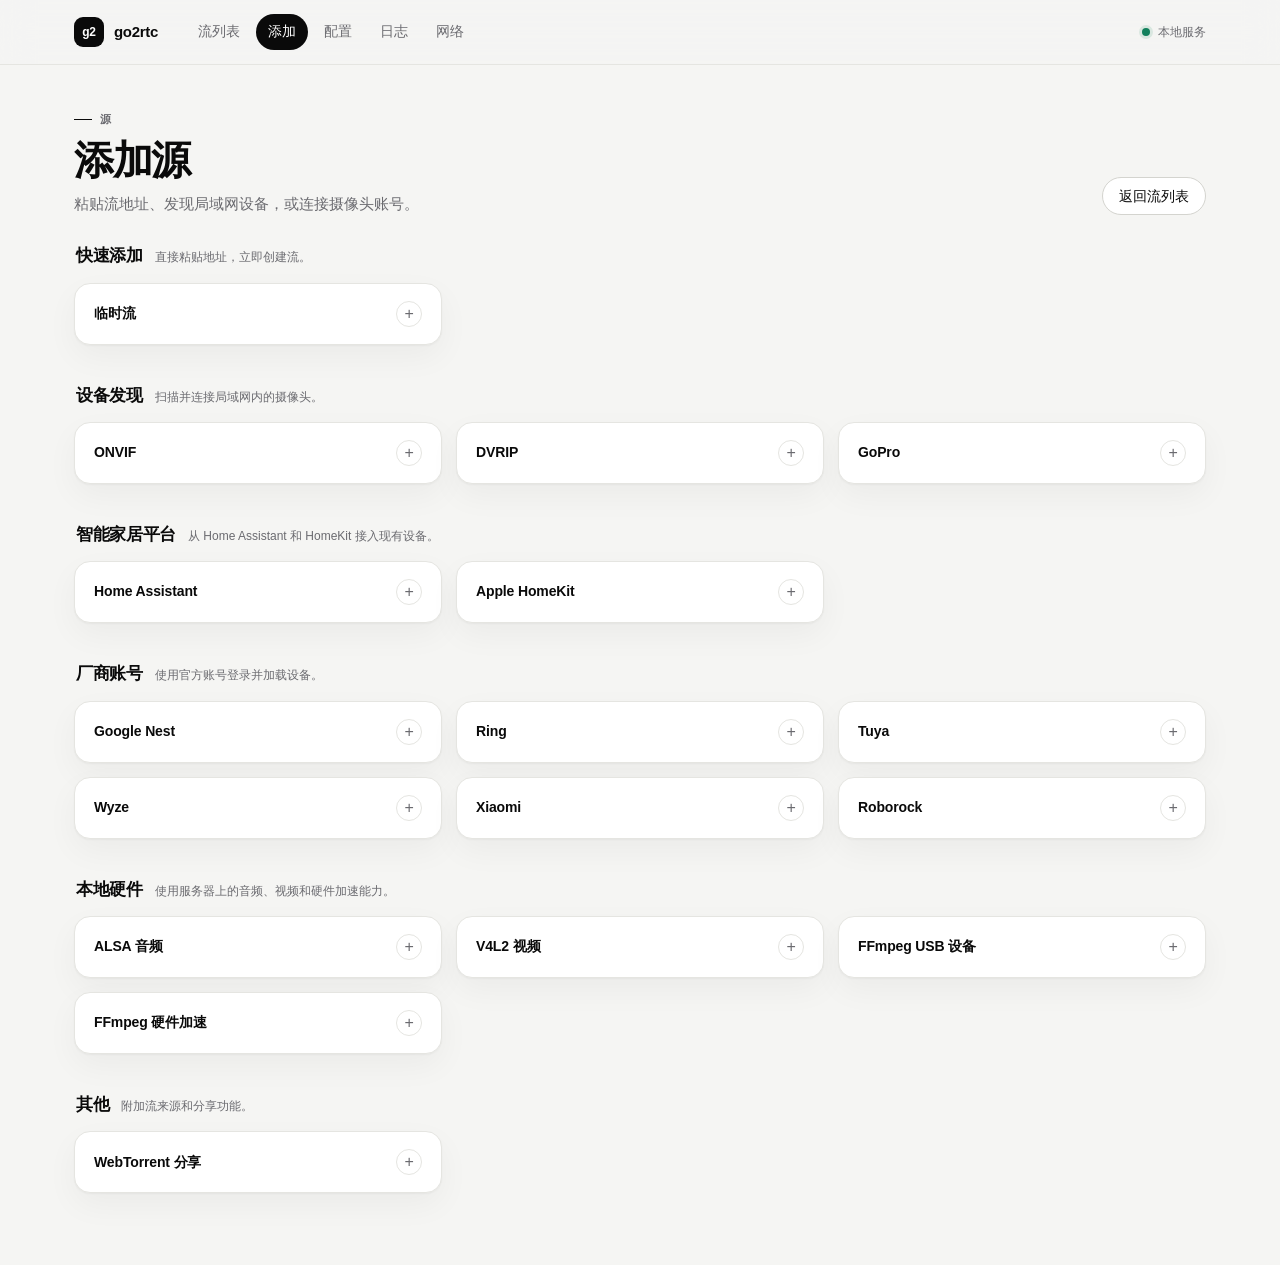
<file: www/add.html>
<!DOCTYPE html>
<html lang="zh-CN">
<head>
    <meta charset="UTF-8">
    <meta name="viewport" content="width=device-width, initial-scale=1.0">
    <title>添加源 - go2rtc</title>
    <link rel="stylesheet" href="style.css">
</head>
<body>

<script src="main.js"></script>

<main class="page">
    <section class="page-header">
        <div class="page-header-copy">
            <span class="eyebrow">源</span>
            <h1>添加源</h1>
            <p class="page-subtitle">粘贴流地址、发现局域网设备，或连接摄像头账号。</p>
        </div>
        <div class="page-actions">
            <a class="btn btn-secondary" href="index.html">返回流列表</a>
        </div>
    </section>

    <section class="tool-section">
        <div class="tool-section-head">
            <h2>快速添加</h2>
            <p>直接粘贴地址，立即创建流。</p>
        </div>
        <div class="tool-grid">
            <article class="card tool">
                <button class="tool-head" id="stream" type="button" aria-expanded="false">临时流</button>
                <div class="tool-body">
                    <p class="hint">添加仅在下次重启前有效的临时流。</p>
                    <form id="stream-form">
                        <label class="field">
                            <span>流名称</span>
                            <input class="input" type="text" name="name" placeholder="摄像头-厨房">
                        </label>
                        <label class="field">
                            <span>源地址</span>
                            <input class="input" type="text" name="src" placeholder="rtsp://用户名:密码@192.168.1.10/stream" required>
                        </label>
                        <button class="btn btn-primary" type="submit">添加流</button>
                    </form>
                </div>
            </article>
        </div>
    </section>

    <section class="tool-section">
        <div class="tool-section-head">
            <h2>设备发现</h2>
            <p>扫描并连接局域网内的摄像头。</p>
        </div>
        <div class="tool-grid">
            <article class="card tool">
                <button class="tool-head" id="onvif" type="button" aria-expanded="false">ONVIF</button>
                <div class="tool-body">
                    <form id="onvif-form">
                        <label class="field"><span>摄像头地址</span><input class="input" type="text" name="src" placeholder="onvif://用户名:密码@192.168.1.123:80" required></label>
                        <button class="btn btn-primary" type="submit">测试连接</button>
                    </form>
                    <div class="table-wrap"><table id="onvif-table" class="data-table"></table></div>
                </div>
            </article>
            <article class="card tool">
                <button class="tool-head" id="dvrip" type="button" aria-expanded="false">DVRIP</button>
                <div class="tool-body">
                    <p class="hint">发现兼容的 DVRIP 摄像头。</p>
                    <div class="table-wrap"><table id="dvrip-table" class="data-table"></table></div>
                </div>
            </article>
            <article class="card tool">
                <button class="tool-head" id="gopro" type="button" aria-expanded="false">GoPro</button>
                <div class="tool-body">
                    <p class="hint">查找通过 Wi-Fi 连接的 GoPro 相机。</p>
                    <div class="table-wrap"><table id="gopro-table" class="data-table"></table></div>
                </div>
            </article>
        </div>
    </section>

    <section class="tool-section">
        <div class="tool-section-head">
            <h2>智能家居平台</h2>
            <p>从 Home Assistant 和 HomeKit 接入现有设备。</p>
        </div>
        <div class="tool-grid">
            <article class="card tool">
                <button class="tool-head" id="hass" type="button" aria-expanded="false">Home Assistant</button>
                <div class="tool-body">
                    <p class="hint">Home Assistant 中公开的摄像头。</p>
                    <div class="table-wrap"><table id="hass-table" class="data-table"></table></div>
                </div>
            </article>
            <article class="card tool">
                <button class="tool-head" id="homekit" type="button" aria-expanded="false">Apple HomeKit</button>
                <div class="tool-body">
                    <form id="homekit-pair">
                        <label class="field"><span>流 ID</span><input class="input" type="text" name="id" placeholder="流 ID" required></label>
                        <label class="field"><span>源</span><input class="input" type="text" name="src" placeholder="源地址" required></label>
                        <label class="field"><span>PIN 码</span><input class="input" type="text" name="pin" placeholder="PIN 码" required></label>
                        <button class="btn btn-primary" type="submit">配对</button>
                    </form>
                    <form id="homekit-unpair">
                        <label class="field"><span>配对 ID</span><input class="input" type="text" name="id" placeholder="流 ID" required></label>
                        <button class="btn btn-secondary" type="submit">解除配对</button>
                    </form>
                    <div class="table-wrap"><table id="homekit-table" class="data-table"></table></div>
                </div>
            </article>
        </div>
    </section>

    <section class="tool-section">
        <div class="tool-section-head">
            <h2>厂商账号</h2>
            <p>使用官方账号登录并加载设备。</p>
        </div>
        <div class="tool-grid">
            <article class="card tool">
                <button class="tool-head" id="nest" type="button" aria-expanded="false">Google Nest</button>
                <div class="tool-body">
                    <form id="nest-form">
                        <label class="field"><span>客户端 ID</span><input class="input" type="text" name="client_id" placeholder="客户端 ID" required></label>
                        <label class="field"><span>客户端密钥</span><input class="input" type="text" name="client_secret" placeholder="客户端密钥" required></label>
                        <label class="field"><span>刷新令牌</span><input class="input" type="text" name="refresh_token" placeholder="刷新令牌" required></label>
                        <label class="field"><span>项目 ID</span><input class="input" type="text" name="project_id" placeholder="项目 ID" required></label>
                        <button class="btn btn-primary" type="submit">登录</button>
                    </form>
                    <div class="table-wrap"><table id="nest-table" class="data-table"></table></div>
                </div>
            </article>
            <article class="card tool">
                <button class="tool-head" id="ring" type="button" aria-expanded="false">Ring</button>
                <div class="tool-body">
                    <form id="ring-credentials-form">
                        <label class="field"><span>邮箱</span><input class="input" type="email" name="email" placeholder="邮箱" required></label>
                        <label class="field"><span>密码</span><input class="input" type="password" name="password" placeholder="密码" required></label>
                        <div id="tfa-field" style="display:none; width:100%">
                            <label class="field"><span>两步验证码</span><input class="input" type="text" name="code" placeholder="两步验证码"></label>
                            <p class="hint" id="tfa-prompt"></p>
                        </div>
                        <button class="btn btn-primary" type="submit">登录</button>
                    </form>
                    <form id="ring-token-form">
                        <label class="field"><span>刷新令牌</span><input class="input" type="text" name="refresh_token" placeholder="刷新令牌" required></label>
                        <button class="btn btn-secondary" type="submit">使用令牌</button>
                    </form>
                    <div class="table-wrap"><table id="ring-table" class="data-table"></table></div>
                </div>
            </article>
            <article class="card tool">
                <button class="tool-head" id="tuya" type="button" aria-expanded="false">Tuya</button>
                <div class="tool-body">
                    <form id="tuya-credentials-form">
                        <label class="field">
                            <span>区域</span>
                            <select class="select" name="region" required>
                                <option value="protect-eu.ismartlife.me">欧洲中部</option>
                                <option value="protect-we.ismartlife.me">欧洲东部</option>
                                <option value="protect-us.ismartlife.me">美国西部</option>
                                <option value="protect-ue.ismartlife.me">美国东部</option>
                                <option value="protect.ismartlife.me">中国</option>
                                <option value="protect-in.ismartlife.me">印度</option>
                            </select>
                        </label>
                        <label class="field"><span>邮箱</span><input class="input" type="email" name="email" placeholder="邮箱" required></label>
                        <label class="field"><span>密码</span><input class="input" type="password" name="password" placeholder="密码" required></label>
                        <button class="btn btn-primary" type="submit">登录</button>
                    </form>
                    <div class="table-wrap"><table id="tuya-table" class="data-table"></table></div>
                </div>
            </article>
            <article class="card tool">
                <button class="tool-head" id="wyze" type="button" aria-expanded="false">Wyze</button>
                <div class="tool-body">
                    <p class="hint">需要 API Key。<a href="https://support.wyze.com/hc/en-us/articles/16129834216731" target="_blank" rel="noopener">获取你的 API Key</a></p>
                    <form id="wyze-login-form">
                        <label class="field"><span>API ID</span><input class="input" type="text" name="api_id" placeholder="API ID" required></label>
                        <label class="field"><span>API Key</span><input class="input" type="text" name="api_key" placeholder="API Key" required></label>
                        <label class="field"><span>邮箱</span><input class="input" type="email" name="email" placeholder="邮箱" required></label>
                        <label class="field"><span>密码</span><input class="input" type="password" name="password" placeholder="密码" required></label>
                        <button class="btn btn-primary" type="submit">登录</button>
                    </form>
                    <form id="wyze-devices-form">
                        <label class="field"><span>账号</span><select class="select" id="wyze-id" name="id" required></select></label>
                        <button class="btn btn-secondary" type="submit">加载设备</button>
                    </form>
                    <div class="table-wrap"><table id="wyze-table" class="data-table"></table></div>
                </div>
            </article>
            <article class="card tool">
                <button class="tool-head" id="xiaomi" type="button" aria-expanded="false">Xiaomi</button>
                <div class="tool-body">
                    <form id="xiaomi-login-form">
                        <label class="field"><span>用户名</span><input class="input" type="text" name="username" placeholder="用户名" required></label>
                        <label class="field"><span>密码</span><input class="input" type="password" name="password" placeholder="密码" required></label>
                        <button class="btn btn-primary" type="submit">登录</button>
                    </form>
                    <form id="xiaomi-captcha-form">
                        <img id="xiaomi-captcha" alt="Xiaomi captcha">
                        <label class="field"><span>验证码</span><input class="input" type="text" name="captcha" placeholder="验证码" required></label>
                        <button class="btn btn-secondary" type="submit">发送</button>
                    </form>
                    <form id="xiaomi-verify-form">
                        <p class="hint" id="xiaomi-verify"></p>
                        <label class="field"><span>验证码</span><input class="input" type="text" name="verify" placeholder="验证码" required></label>
                        <button class="btn btn-secondary" type="submit">发送</button>
                    </form>
                    <form id="xiaomi-devices-form">
                        <label class="field"><span>账号</span><select class="select" id="xiaomi-id" name="id" required></select></label>
                        <label class="field">
                            <span>区域</span>
                            <select class="select" name="region" required>
                                <option value="cn">中国</option>
                                <option value="de">欧洲</option>
                                <option value="i2">印度</option>
                                <option value="ru">俄罗斯</option>
                                <option value="sg">新加坡</option>
                                <option value="us">美国</option>
                            </select>
                        </label>
                        <button class="btn btn-secondary" type="submit">加载设备</button>
                    </form>
                    <div class="table-wrap"><table id="xiaomi-table" class="data-table"></table></div>
                </div>
            </article>
            <article class="card tool">
                <button class="tool-head" id="roborock" type="button" aria-expanded="false">Roborock</button>
                <div class="tool-body">
                    <form id="roborock-form">
                        <label class="field"><span>用户名</span><input class="input" type="text" name="username" placeholder="用户名" required></label>
                        <label class="field"><span>密码</span><input class="input" type="password" name="password" placeholder="密码" required></label>
                        <button class="btn btn-primary" type="submit">登录</button>
                    </form>
                    <div class="table-wrap"><table id="roborock-table" class="data-table"></table></div>
                </div>
            </article>
        </div>
    </section>

    <section class="tool-section">
        <div class="tool-section-head">
            <h2>本地硬件</h2>
            <p>使用服务器上的音频、视频和硬件加速能力。</p>
        </div>
        <div class="tool-grid">
            <article class="card tool">
                <button class="tool-head" id="alsa" type="button" aria-expanded="false">ALSA 音频</button>
                <div class="tool-body">
                    <p class="hint">Linux 音频采集设备。</p>
                    <div class="table-wrap"><table id="alsa-table" class="data-table"></table></div>
                </div>
            </article>
            <article class="card tool">
                <button class="tool-head" id="v4l2" type="button" aria-expanded="false">V4L2 视频</button>
                <div class="tool-body">
                    <p class="hint">Linux 视频采集设备。</p>
                    <div class="table-wrap"><table id="v4l2-table" class="data-table"></table></div>
                </div>
            </article>
            <article class="card tool">
                <button class="tool-head" id="devices" type="button" aria-expanded="false">FFmpeg USB 设备</button>
                <div class="tool-body">
                    <p class="hint">FFmpeg 检测到的本地采集设备。</p>
                    <div class="table-wrap"><table id="devices-table" class="data-table"></table></div>
                </div>
            </article>
            <article class="card tool">
                <button class="tool-head" id="hardware" type="button" aria-expanded="false">FFmpeg 硬件加速</button>
                <div class="tool-body">
                    <p class="hint">可用的硬件加速编码器。</p>
                    <div class="table-wrap"><table id="hardware-table" class="data-table"></table></div>
                </div>
            </article>
        </div>
    </section>

    <section class="tool-section">
        <div class="tool-section-head">
            <h2>其他</h2>
            <p>附加流来源和分享功能。</p>
        </div>
        <div class="tool-grid">
            <article class="card tool">
                <button class="tool-head" id="webtorrent" type="button" aria-expanded="false">WebTorrent 分享</button>
                <div class="tool-body">
                    <p class="hint">通过 go2rtc.org 分享的流。</p>
                    <div class="table-wrap"><table id="webtorrent-table" class="data-table"></table></div>
                </div>
            </article>
        </div>
    </section>
</main>

<script>
    function drawTable(table, data) {
        const cols = ['id', 'name', 'info', 'url', 'location'];
        const rows = data && Array.isArray(data.sources) ? data.sources : [];

        if (!rows.length) {
            table.innerHTML = '<tbody><tr><td class="table-empty">未发现设备。</td></tr></tbody>';
            return;
        }

        const labels = {id: 'ID', name: '名称', info: '信息', url: '地址', location: '位置'};
        const th = row => cols.reduce((html, key) => key in row ? `${html}<th>${labels[key] || escapeHTML(key)}</th>` : html, '<tr>') + '</tr>';
        const td = row => cols.reduce((html, key) => key in row ? `${html}<td>${escapeHTML(row[key])}</td>` : html, '<tr>') + '</tr>';

        table.innerHTML = `<thead>${th(rows[0])}</thead><tbody>${rows.reduce((html, row) => html + td(row), '')}</tbody>`;
    }

    async function getSources(tableID, url) {
        const table = document.getElementById(tableID);
        table.innerHTML = '<tbody><tr><td class="table-empty">加载中…</td></tr></tbody>';

        try {
            const response = typeof url === 'string' ? await fetch(url, {cache: 'no-cache'}) : url;

            if (!response.ok) {
                table.innerHTML = `<tbody><tr><td class="table-empty">${escapeHTML(await response.text())}</td></tr></tbody>`;
                return;
            }

            const data = await response.json();
            drawTable(table, data);
        } catch (error) {
            table.innerHTML = `<tbody><tr><td class="table-empty">${escapeHTML(String(error.message || error))}</td></tr></tbody>`;
        }
    }

    function escapeHTML(text) {
        return String(text)
            .replace(/&/g, '&amp;')
            .replace(/</g, '&lt;')
            .replace(/>/g, '&gt;')
            .replace(/"/g, '&quot;')
            .replace(/'/g, '&#039;');
    }

    function bindTool(id, loader) {
        const button = document.getElementById(id);
        const body = button.nextElementSibling;
        let loaded = false;

        button.addEventListener('click', async () => {
            const open = !body.classList.contains('open');
            body.classList.toggle('open', open);
            button.setAttribute('aria-expanded', String(open));

            if (!open || loaded || !loader) return;
            loaded = true;

            try {
                await loader();
            } catch (error) {
                loaded = false;
                toast(String(error.message || error), 'error');
            }
        });
    }

    // Temporary stream
    bindTool('stream');
    document.getElementById('stream-form').addEventListener('submit', async event => {
        event.preventDefault();

        const url = new URL('api/streams', location.href);
        url.searchParams.set('name', event.target.elements.name.value);
        url.searchParams.set('src', event.target.elements.src.value);

        try {
            const response = await fetch(url, {method: 'PUT'});
            if (!response.ok) throw new Error((await response.text()) || '无法添加流');
            toast('流已添加。', 'success');
            event.target.reset();
        } catch (error) {
            toast(String(error.message || error), 'error');
        }
    });

    // Simple discovery tools
    bindTool('alsa', () => getSources('alsa-table', 'api/alsa'));
    bindTool('dvrip', () => getSources('dvrip-table', 'api/dvrip'));
    bindTool('devices', () => getSources('devices-table', 'api/ffmpeg/devices'));
    bindTool('hardware', () => getSources('hardware-table', 'api/ffmpeg/hardware'));
    bindTool('gopro', () => getSources('gopro-table', 'api/gopro'));
    bindTool('hass', () => getSources('hass-table', 'api/hass'));
    bindTool('v4l2', () => getSources('v4l2-table', 'api/v4l2'));
    bindTool('webtorrent', () => getSources('webtorrent-table', 'api/webtorrent'));

    // HomeKit
    async function reloadHomeKit() {
        await getSources('homekit-table', 'api/discovery/homekit');

        const rows = document.querySelectorAll('#homekit-table tbody tr');
        rows.forEach((row, index) => {
            if (!row.children[2] || !row.children[3]) return;
            let commands = '';
            if (row.children[2].innerText.indexOf('status=1') > 0) {
                commands += '<a href="#">配对</a>';
            } else if (row.children[3].innerText) {
                commands += '<a href="#">解除配对</a>';
            }
            row.innerHTML += `<td>${commands}</td>`;
        });

        const headRow = document.querySelector('#homekit-table thead tr');
        if (headRow) headRow.innerHTML += '<th>操作</th>';
    }

    bindTool('homekit', reloadHomeKit);

    document.getElementById('homekit-table').addEventListener('click', event => {
        if (event.target.innerText === '配对') {
            const form = document.getElementById('homekit-pair');
            const row = event.target.closest('tr');
            form.elements.id.value = row.children[0].innerText;
            form.elements.src.value = row.children[2].innerText;
        } else if (event.target.innerText === '解除配对') {
            const form = document.getElementById('homekit-unpair');
            const row = event.target.closest('tr');
            form.elements.id.value = row.children[3].innerText;
        }
    });

    document.getElementById('homekit-pair').addEventListener('submit', async event => {
        event.preventDefault();
        const params = new URLSearchParams(new FormData(event.target));
        const response = await fetch('api/homekit', {method: 'POST', body: params});
        toast(response.ok ? '配对成功。' : '错误：' + await response.text(), response.ok ? 'success' : 'error');
        await reloadHomeKit();
    });

    document.getElementById('homekit-unpair').addEventListener('submit', async event => {
        event.preventDefault();
        const params = new URLSearchParams(new FormData(event.target));
        const response = await fetch('api/homekit?' + params.toString(), {method: 'DELETE'});
        toast(response.ok ? '已解除配对。' : '错误：' + await response.text(), response.ok ? 'success' : 'error');
        await reloadHomeKit();
    });

    // Nest
    bindTool('nest');
    document.getElementById('nest-form').addEventListener('submit', async event => {
        event.preventDefault();
        const query = new URLSearchParams(new FormData(event.target));
        const url = new URL('api/nest?' + query.toString(), location.href);
        await getSources('nest-table', await fetch(url, {cache: 'no-cache'}));
    });

    // ONVIF
    bindTool('onvif', () => getSources('onvif-table', 'api/onvif'));
    document.getElementById('onvif-form').addEventListener('submit', async event => {
        event.preventDefault();
        const url = new URL('api/onvif', location.href);
        url.searchParams.set('src', event.target.elements.src.value);
        await getSources('onvif-table', url.toString());
    });

    // Ring
    bindTool('ring');

    async function handleRingAuth(event) {
        event.preventDefault();

        const table = document.getElementById('ring-table');
        table.innerHTML = '<tbody><tr><td class="table-empty">加载中…</td></tr></tbody>';

        const query = new URLSearchParams(new FormData(event.target));
        const url = new URL('api/ring?' + query.toString(), location.href);
        const response = await fetch(url, {cache: 'no-cache'});

        if (!response.ok) {
            table.innerHTML = `<tbody><tr><td class="table-empty">${escapeHTML((await response.text()) || '未知错误')}</td></tr></tbody>`;
            return;
        }

        const data = await response.json();
        table.innerHTML = '';

        if (data.needs_2fa) {
            document.getElementById('tfa-field').style.display = 'block';
            document.getElementById('tfa-prompt').textContent = data.prompt || '请输入发送到设备的两步验证码。';
            return;
        }

        drawTable(table, data);
    }

    document.getElementById('ring-credentials-form').addEventListener('submit', handleRingAuth);
    document.getElementById('ring-token-form').addEventListener('submit', handleRingAuth);

    // Tuya
    bindTool('tuya');
    document.getElementById('tuya-credentials-form').addEventListener('submit', async event => {
        event.preventDefault();

        const table = document.getElementById('tuya-table');
        table.innerHTML = '<tbody><tr><td class="table-empty">加载中…</td></tr></tbody>';

        const query = new URLSearchParams(new FormData(event.target));
        const url = new URL('api/tuya?' + query.toString(), location.href);
        const response = await fetch(url, {cache: 'no-cache'});

        if (!response.ok) {
            table.innerHTML = `<tbody><tr><td class="table-empty">${escapeHTML((await response.text()) || '未知错误')}</td></tr></tbody>`;
            return;
        }

        table.innerHTML = '';
        drawTable(table, await response.json());
    });

    // Roborock
    bindTool('roborock', () => getSources('roborock-table', 'api/roborock'));
    document.getElementById('roborock-form').addEventListener('submit', async event => {
        event.preventDefault();
        const response = await fetch('api/roborock', {method: 'POST', body: new FormData(event.target)});
        await getSources('roborock-table', response);
    });

    // Wyze
    async function wyzeReload() {
        const response = await fetch('api/wyze', {cache: 'no-cache'});
        const data = await response.json();
        const users = document.getElementById('wyze-id');
        users.innerHTML = data.map(item => `<option value="${escapeHTML(item)}">${escapeHTML(item)}</option>`).join('');
    }

    bindTool('wyze', wyzeReload);

    document.getElementById('wyze-login-form').addEventListener('submit', async event => {
        event.preventDefault();

        const table = document.getElementById('wyze-table');
        table.innerHTML = '<tbody><tr><td class="table-empty">加载中…</td></tr></tbody>';

        const params = new URLSearchParams(new FormData(event.target));
        const response = await fetch('api/wyze', {method: 'POST', body: params});

        if (!response.ok) {
            table.innerHTML = `<tbody><tr><td class="table-empty">${escapeHTML((await response.text()) || '未知错误')}</td></tr></tbody>`;
            return;
        }

        table.innerHTML = '';
        drawTable(table, await response.json());
        await wyzeReload();
    });

    document.getElementById('wyze-devices-form').addEventListener('submit', async event => {
        event.preventDefault();
        const params = new URLSearchParams(new FormData(event.target));
        await getSources('wyze-table', 'api/wyze?' + params.toString());
    });

    // Xiaomi
    async function xiaomiReload() {
        document.getElementById('xiaomi-login-form').style.display = 'flex';
        document.getElementById('xiaomi-captcha-form').style.display = 'none';
        document.getElementById('xiaomi-verify-form').style.display = 'none';

        const response = await fetch('api/xiaomi', {cache: 'no-cache'});
        const data = await response.json();
        const users = document.getElementById('xiaomi-id');
        users.innerHTML = data.map(item => `<option value="${escapeHTML(item)}">${escapeHTML(item)}</option>`).join('');
    }

    bindTool('xiaomi', xiaomiReload);

    async function xiaomiLogin(event) {
        event.preventDefault();

        const params = new URLSearchParams(new FormData(event.target));
        const response = await fetch('api/xiaomi', {method: 'POST', body: params});

        if (response.status === 401) {
            const data = await response.json();
            document.getElementById('xiaomi-login-form').style.display = 'none';

            if (data.captcha) {
                document.getElementById('xiaomi-captcha-form').style.display = 'flex';
                document.getElementById('xiaomi-captcha').src = 'data:image/jpeg;base64,' + data.captcha;
            } else {
                document.getElementById('xiaomi-verify-form').style.display = 'flex';
                document.getElementById('xiaomi-verify').innerText = data.verify_email || data.verify_phone;
            }
        } else if (response.ok) {
            toast('登录成功。', 'success');
            await xiaomiReload();
        } else {
            toast('错误：' + await response.text(), 'error');
        }
    }

    document.getElementById('xiaomi-login-form').addEventListener('submit', xiaomiLogin);
    document.getElementById('xiaomi-captcha-form').addEventListener('submit', xiaomiLogin);
    document.getElementById('xiaomi-verify-form').addEventListener('submit', xiaomiLogin);

    document.getElementById('xiaomi-devices-form').addEventListener('submit', async event => {
        event.preventDefault();
        const params = new URLSearchParams(new FormData(event.target));
        await getSources('xiaomi-table', 'api/xiaomi?' + params.toString());
    });
</script>

</body>
</html>
</file>
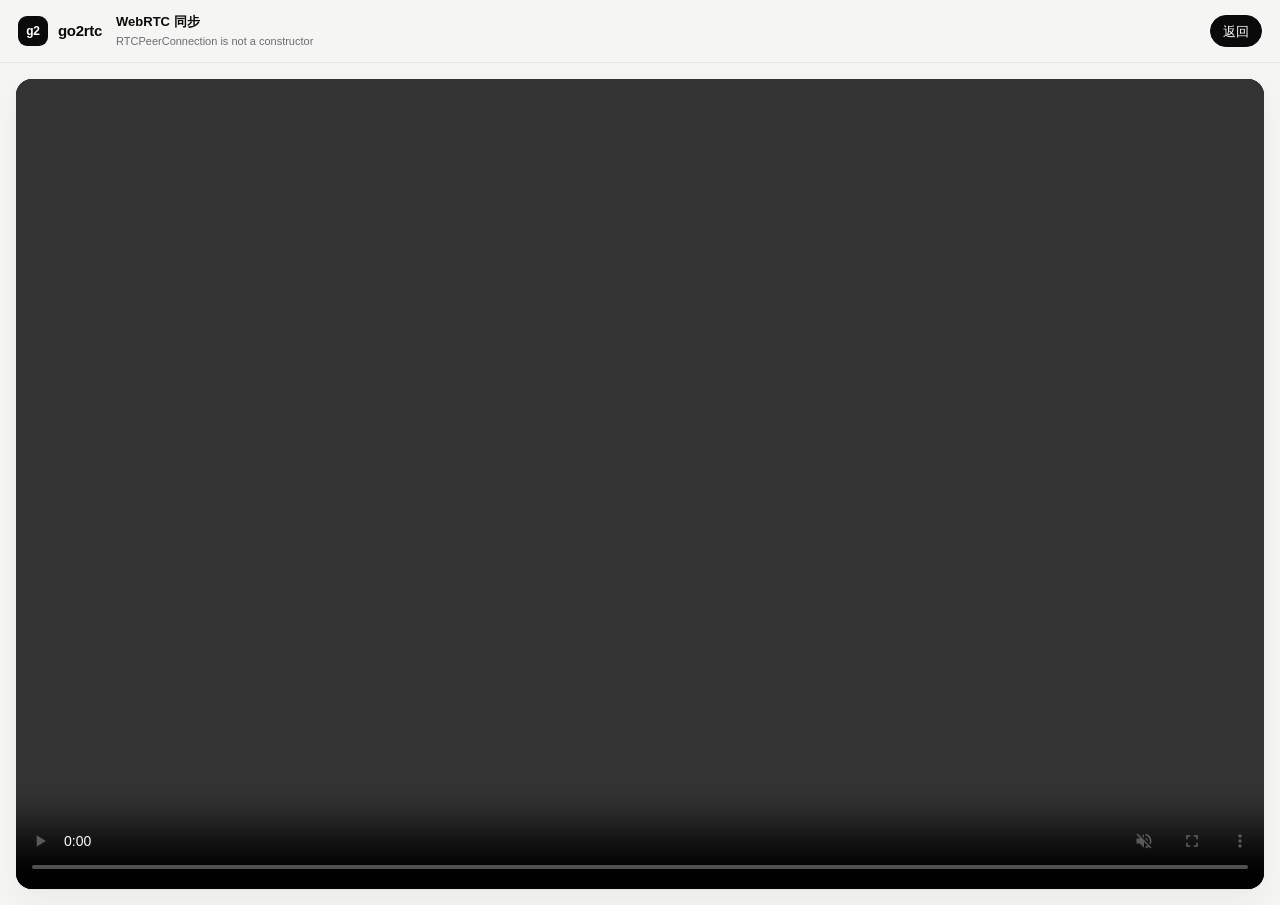
<file: www/webrtc-sync.html>
<!DOCTYPE html>
<html lang="zh-CN">
<head>
    <meta name="viewport" content="width=device-width, initial-scale=1">
    <title>WebRTC 同步 - go2rtc</title>
    <link rel="stylesheet" href="style.css">
</head>
<body class="viewer-body">
<header class="viewer-bar">
    <a class="brand" href="index.html" aria-label="go2rtc 首页">
        <span class="brand-mark">g2</span>
        <span>go2rtc</span>
    </a>
    <div class="viewer-title">
        <strong id="viewer-name">WebRTC 同步</strong>
        <span id="viewer-meta">正在连接…</span>
    </div>
    <div class="spacer"></div>
    <a class="btn btn-primary btn-sm" href="index.html">返回</a>
</header>

<main class="viewer-stage single">
    <video id="video" autoplay controls playsinline muted></video>
</main>
<script>
    const params = new URLSearchParams(location.search);
    const streamName = params.get('src') || params.get('dst');
    const nameEl = document.getElementById('viewer-name');
    const metaEl = document.getElementById('viewer-meta');

    if (streamName) {
        nameEl.textContent = streamName;
        document.title = streamName + ' WebRTC 同步 - go2rtc';
    }

    async function PeerConnection(media) {
        const pc = new RTCPeerConnection({
            iceServers: [{urls: ['stun:stun.cloudflare.com:3478', 'stun:stun.l.google.com:19302']}]
        });

        document.getElementById('video').srcObject = new MediaStream([
            pc.addTransceiver('audio', {direction: 'sendrecv'}).receiver.track,
            pc.addTransceiver('video', {direction: 'sendrecv'}).receiver.track,
        ]);

        const tracks = await navigator.mediaDevices.getUserMedia({
            video: media.indexOf('camera') >= 0,
            audio: media.indexOf('microphone') >= 0,
        });
        tracks.getTracks().forEach(track => pc.addTrack(track));

        return pc;
    }

    function getCompleteOffer(pc, timeout) {
        return new Promise((resolve, reject) => {
            pc.addEventListener('icegatheringstatechange', () => {
                if (pc.iceGatheringState === 'complete') resolve(pc.localDescription.sdp);
            });

            pc.createOffer().then(offer => pc.setLocalDescription(offer));

            setTimeout(() => resolve(pc.localDescription.sdp), timeout || 3000);
        });
    }

    async function connect() {
        const media = params.get('media') || 'video+audio';
        metaEl.textContent = media.replaceAll('+', ' · ');
        const pc = await PeerConnection(media);
        const url = new URL('api/webrtc' + location.search, location.href);
        const response = await fetch(url, {method: 'POST', body: await getCompleteOffer(pc)});
        await pc.setRemoteDescription({type: 'answer', sdp: await response.text()});

        pc.addEventListener('connectionstatechange', () => {
            metaEl.textContent = pc.connectionState;
        });
    }

    connect().catch(error => {
        console.error(error);
        metaEl.textContent = String(error.message || error);
    });
</script>
</body>
</html>
</file>
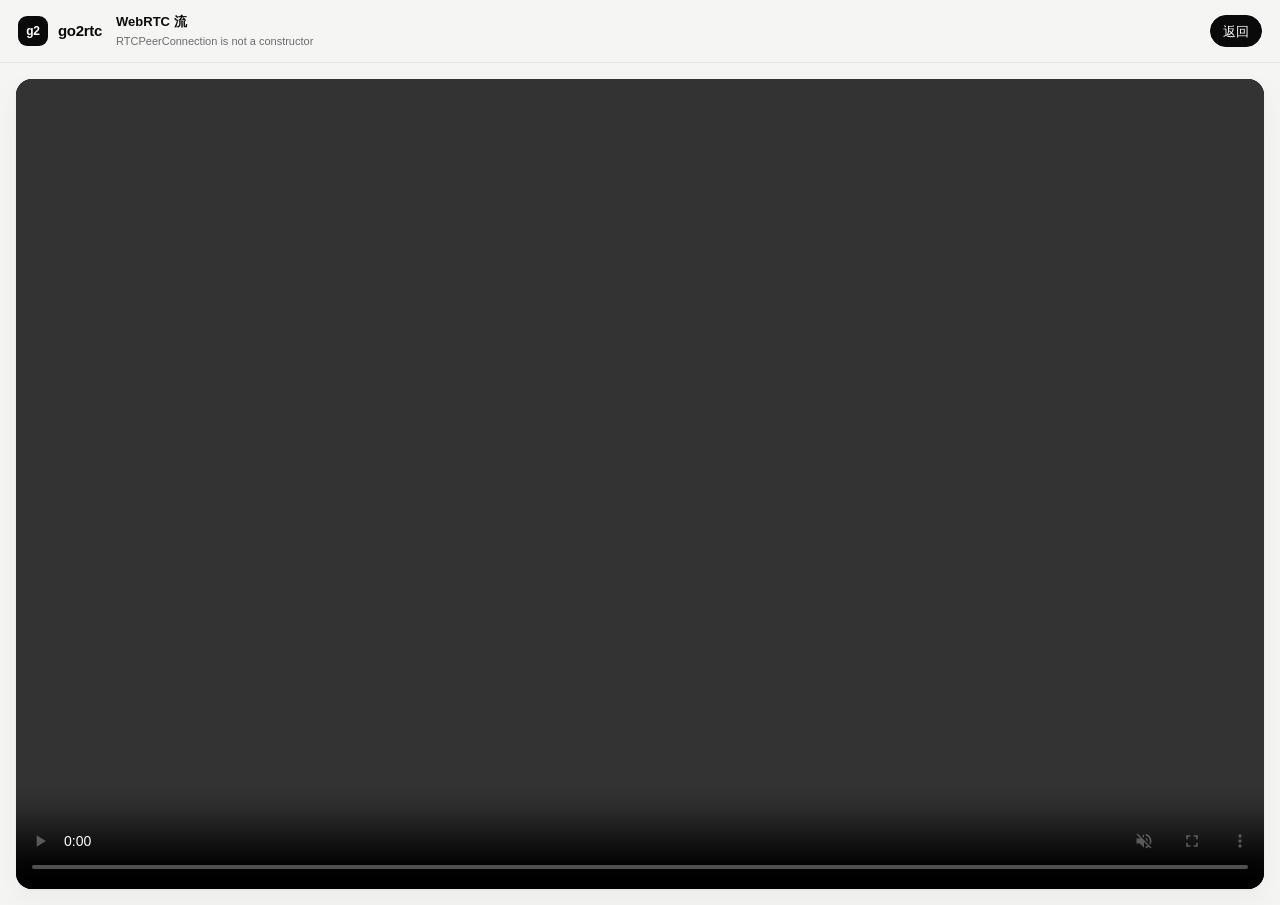
<file: www/webrtc.html>
<!DOCTYPE html>
<html lang="zh-CN">
<head>
    <meta name="viewport" content="width=device-width, initial-scale=1">
    <title>WebRTC 播放 - go2rtc</title>
    <link rel="stylesheet" href="style.css">
</head>
<body class="viewer-body">
<header class="viewer-bar">
    <a class="brand" href="index.html" aria-label="go2rtc 首页">
        <span class="brand-mark">g2</span>
        <span>go2rtc</span>
    </a>
    <div class="viewer-title">
        <strong id="viewer-name">WebRTC 流</strong>
        <span id="viewer-meta">正在连接…</span>
    </div>
    <div class="spacer"></div>
    <a class="btn btn-primary btn-sm" href="index.html">返回</a>
</header>

<main class="viewer-stage single">
    <video id="video" autoplay controls playsinline muted></video>
</main>
<script>
    const media = new URLSearchParams(location.search).get('media') || 'video+audio';
    const params = new URLSearchParams(location.search);
    const streamName = params.get('src') || params.get('dst');
    const nameEl = document.getElementById('viewer-name');
    const metaEl = document.getElementById('viewer-meta');

    if (streamName) {
        nameEl.textContent = streamName;
        document.title = streamName + ' WebRTC 播放 - go2rtc';
    }
    metaEl.textContent = media.replaceAll('+', ' · ');

    async function PeerConnection(media) {
        const pc = new RTCPeerConnection({
            iceServers: [{urls: ['stun:stun.cloudflare.com:3478', 'stun:stun.l.google.com:19302']}]
        });

        const localTracks = [];

        if (/camera|microphone/.test(media)) {
            const tracks = await getMediaTracks('user', {
                video: media.indexOf('camera') >= 0,
                audio: media.indexOf('microphone') >= 0,
            });
            tracks.forEach(track => {
                pc.addTransceiver(track, {direction: 'sendonly'});
                if (track.kind === 'video') localTracks.push(track);
            });
        }

        if (media.indexOf('display') >= 0) {
            const tracks = await getMediaTracks('display', {
                video: true,
                audio: media.indexOf('speaker') >= 0,
            });
            tracks.forEach(track => {
                pc.addTransceiver(track, {direction: 'sendonly'});
                if (track.kind === 'video') localTracks.push(track);
            });
        }

        if (/video|audio/.test(media)) {
            const tracks = ['video', 'audio']
                .filter(kind => media.indexOf(kind) >= 0)
                .map(kind => pc.addTransceiver(kind, {direction: 'recvonly'}).receiver.track);
            localTracks.push(...tracks);
        }

        document.getElementById('video').srcObject = new MediaStream(localTracks);

        return pc;
    }

    async function getMediaTracks(media, constraints) {
        try {
            const stream = media === 'user'
                ? await navigator.mediaDevices.getUserMedia(constraints)
                : await navigator.mediaDevices.getDisplayMedia(constraints);
            return stream.getTracks();
        } catch (e) {
            console.warn(e);
            metaEl.textContent = '无法获取权限：' + media;
            return [];
        }
    }

    async function connect(media) {
        const pc = await PeerConnection(media);
        const url = new URL('api/ws' + location.search, location.href);
        const ws = new WebSocket('ws' + url.toString().substring(4));

        ws.addEventListener('open', () => {
            metaEl.textContent = '正在协商 WebRTC…';

            pc.addEventListener('icecandidate', ev => {
                if (!ev.candidate) return;
                const msg = {type: 'webrtc/candidate', value: ev.candidate.candidate};
                ws.send(JSON.stringify(msg));
            });

            pc.createOffer().then(offer => pc.setLocalDescription(offer)).then(() => {
                const msg = {type: 'webrtc/offer', value: pc.localDescription.sdp};
                ws.send(JSON.stringify(msg));
            });
        });

        pc.addEventListener('connectionstatechange', () => {
            metaEl.textContent = pc.connectionState;
        });

        ws.addEventListener('message', ev => {
            const msg = JSON.parse(ev.data);
            if (msg.type === 'webrtc/candidate') {
                pc.addIceCandidate({candidate: msg.value, sdpMid: '0'});
            } else if (msg.type === 'webrtc/answer') {
                pc.setRemoteDescription({type: 'answer', sdp: msg.value});
            }
        });

        ws.addEventListener('close', () => {
            metaEl.textContent = '已断开';
        });
    }

    connect(media).catch(error => {
        console.error(error);
        metaEl.textContent = String(error.message || error);
    });
</script>
</body>
</html>
</file>
<file: www/style.css>
:root {
    --bg: #f5f5f3;
    --surface: #ffffff;
    --surface-muted: #f0f0ee;
    --text: #0a0a0a;
    --muted: #6b6b70;
    --faint: #9a9a9f;
    --border: #e5e5e1;
    --border-strong: #d4d4cf;
    --accent: #0a0a0a;
    --accent-fg: #ffffff;
    --danger: #b42318;
    --danger-bg: #fef3f2;
    --success: #12805c;
    --warning: #b54708;
    --radius: 16px;
    --radius-sm: 10px;
    --shadow: 0 1px 2px rgba(10, 10, 10, .04), 0 12px 32px rgba(10, 10, 10, .045);
    --font: ui-sans-serif, -apple-system, BlinkMacSystemFont, "SF Pro Display", "Segoe UI", Roboto, Helvetica, Arial, sans-serif;
    --mono: ui-monospace, SFMono-Regular, "SF Mono", Menlo, Consolas, monospace;
}

* {
    box-sizing: border-box;
}

[hidden] {
    display: none !important;
}

html {
    color-scheme: light;
    -webkit-text-size-adjust: 100%;
}

body {
    margin: 0;
    min-height: 100vh;
    background: var(--bg);
    color: var(--text);
    font-family: var(--font);
    font-size: 15px;
    line-height: 1.55;
    -webkit-font-smoothing: antialiased;
    text-rendering: optimizeLegibility;
}

a {
    color: inherit;
    text-decoration: none;
}

a:hover {
    text-decoration: underline;
    text-underline-offset: 3px;
}

img,
svg,
video {
    display: block;
    max-width: 100%;
}

button,
input,
select,
textarea {
    font: inherit;
    color: inherit;
}

button {
    cursor: pointer;
}

h1,
h2,
h3,
p {
    margin: 0;
}

h1 {
    font-size: clamp(28px, 4vw, 40px);
    line-height: 1.1;
    letter-spacing: -.035em;
    font-weight: 650;
}

h2 {
    font-size: 18px;
    letter-spacing: -.015em;
    font-weight: 600;
}

h3 {
    font-size: 15px;
    font-weight: 600;
}

::selection {
    background: #111;
    color: #fff;
}

:focus-visible {
    outline: 2px solid var(--accent);
    outline-offset: 2px;
}

/* Header ------------------------------------------------------------------ */

.site-header {
    position: sticky;
    top: 0;
    z-index: 50;
    background: rgba(245, 245, 243, .82);
    border-bottom: 1px solid var(--border);
    backdrop-filter: saturate(180%) blur(16px);
    -webkit-backdrop-filter: saturate(180%) blur(16px);
}

.site-header-inner {
    width: min(1180px, 100%);
    margin: 0 auto;
    padding: 0 24px;
    height: 64px;
    display: flex;
    align-items: center;
    gap: 28px;
}

.brand {
    display: inline-flex;
    align-items: center;
    gap: 10px;
    font-size: 15px;
    font-weight: 650;
    letter-spacing: -.02em;
    white-space: nowrap;
}

.brand:hover {
    text-decoration: none;
}

.brand-mark {
    width: 30px;
    height: 30px;
    display: grid;
    place-items: center;
    border-radius: 9px;
    background: var(--accent);
    color: var(--accent-fg);
    font-size: 12px;
    font-weight: 700;
    letter-spacing: -.03em;
}

.nav-links {
    display: flex;
    align-items: center;
    gap: 4px;
    min-width: 0;
    overflow-x: auto;
    scrollbar-width: none;
}

.nav-links::-webkit-scrollbar {
    display: none;
}

.nav-links a {
    padding: 7px 12px;
    border-radius: 999px;
    color: var(--muted);
    font-size: 14px;
    white-space: nowrap;
    transition: background .15s ease, color .15s ease;
}

.nav-links a:hover {
    color: var(--text);
    background: rgba(10, 10, 10, .05);
    text-decoration: none;
}

.nav-links a.active {
    color: var(--accent-fg);
    background: var(--accent);
}

.nav-status {
    margin-left: auto;
    display: inline-flex;
    align-items: center;
    gap: 8px;
    color: var(--muted);
    font-size: 12px;
    white-space: nowrap;
}

/* Page -------------------------------------------------------------------- */

.page {
    width: min(1180px, 100%);
    margin: 0 auto;
    padding: 40px 24px 72px;
    display: flex;
    flex-direction: column;
    gap: 22px;
}

.page-header {
    display: flex;
    align-items: flex-end;
    justify-content: space-between;
    gap: 24px;
    flex-wrap: wrap;
    padding: 6px 0 2px;
}

.page-header-copy {
    display: flex;
    flex-direction: column;
    gap: 10px;
    max-width: 680px;
}

.eyebrow {
    display: inline-flex;
    align-items: center;
    gap: 8px;
    color: var(--muted);
    font-size: 11px;
    font-weight: 650;
    letter-spacing: .12em;
    text-transform: uppercase;
}

.eyebrow::before {
    content: "";
    width: 18px;
    height: 1px;
    background: var(--accent);
}

.page-subtitle {
    color: var(--muted);
    font-size: 15px;
    max-width: 620px;
}

.page-actions {
    display: flex;
    align-items: center;
    gap: 10px;
    flex-wrap: wrap;
}

.card {
    background: var(--surface);
    border: 1px solid var(--border);
    border-radius: var(--radius);
    box-shadow: var(--shadow);
}

.card-pad {
    padding: 22px;
}

.section-head {
    display: flex;
    align-items: center;
    justify-content: space-between;
    gap: 16px;
    flex-wrap: wrap;
    padding: 20px 22px;
    border-bottom: 1px solid var(--border);
}

.section-head > * {
    min-width: 0;
}

.section-head p {
    color: var(--muted);
    font-size: 13px;
}

.page-footer {
    display: flex;
    align-items: center;
    justify-content: space-between;
    gap: 16px;
    flex-wrap: wrap;
    padding: 4px 2px;
    color: var(--faint);
    font-size: 12px;
}

/* Buttons ----------------------------------------------------------------- */

.btn {
    display: inline-flex;
    align-items: center;
    justify-content: center;
    gap: 8px;
    min-height: 38px;
    padding: 8px 16px;
    border: 1px solid transparent;
    border-radius: 999px;
    background: transparent;
    color: var(--text);
    font-size: 14px;
    font-weight: 550;
    line-height: 1;
    white-space: nowrap;
    transition: transform .12s ease, background .15s ease, border-color .15s ease, color .15s ease;
}

.btn:hover {
    text-decoration: none;
}

.btn:active {
    transform: translateY(1px);
}

.btn-primary {
    background: var(--accent);
    color: var(--accent-fg);
    border-color: var(--accent);
}

.btn-primary:hover {
    background: #2a2a2a;
}

.btn-secondary {
    background: var(--surface);
    border-color: var(--border-strong);
}

.btn-secondary:hover {
    background: var(--surface-muted);
}

.btn-ghost {
    color: var(--muted);
}

.btn-ghost:hover {
    background: rgba(10, 10, 10, .05);
    color: var(--text);
}

.btn-danger {
    color: var(--danger);
}

.btn-danger:hover {
    background: var(--danger-bg);
}

.btn-sm {
    min-height: 32px;
    padding: 6px 12px;
    font-size: 13px;
}

.btn[disabled] {
    opacity: .45;
    pointer-events: none;
}

.icon-btn {
    display: inline-flex;
    align-items: center;
    justify-content: center;
    width: 32px;
    height: 32px;
    border: 1px solid transparent;
    border-radius: 9px;
    background: transparent;
    color: var(--muted);
    font-size: 13px;
}

.icon-btn:hover {
    background: var(--surface-muted);
    color: var(--text);
}

/* Forms ------------------------------------------------------------------- */

.field {
    display: flex;
    flex-direction: column;
    gap: 6px;
    flex: 1 1 180px;
    min-width: 0;
}

.field > span,
.field-label {
    color: var(--muted);
    font-size: 12px;
    font-weight: 550;
}

.input,
.select,
textarea.input {
    width: 100%;
    min-height: 40px;
    padding: 9px 12px;
    border: 1px solid var(--border-strong);
    border-radius: var(--radius-sm);
    background: var(--surface);
    font-size: 14px;
    transition: border-color .15s ease, box-shadow .15s ease;
}

.input::placeholder {
    color: var(--faint);
}

.input:focus,
.select:focus {
    outline: none;
    border-color: var(--accent);
    box-shadow: 0 0 0 3px rgba(10, 10, 10, .08);
}

.input[type="search"] {
    -webkit-appearance: none;
    appearance: none;
}

.select {
    padding-right: 32px;
    cursor: pointer;
}

.form-row {
    display: flex;
    flex-wrap: wrap;
    gap: 10px;
    align-items: flex-end;
}

.form-row .btn {
    flex: 0 0 auto;
}

.checkbox {
    display: inline-flex;
    align-items: center;
    gap: 9px;
    color: var(--muted);
    font-size: 13px;
    cursor: pointer;
    user-select: none;
    white-space: nowrap;
}

.checkbox input[type="checkbox"],
.checkbox input[type="radio"] {
    width: 17px;
    height: 17px;
    margin: 0;
    accent-color: var(--accent);
    cursor: pointer;
}

.chip {
    display: inline-flex;
    align-items: center;
    gap: 7px;
    padding: 7px 11px;
    border: 1px solid var(--border);
    border-radius: 999px;
    background: var(--surface);
    color: var(--muted);
    font-size: 12px;
    font-weight: 550;
    cursor: pointer;
    user-select: none;
    white-space: nowrap;
    transition: background .15s ease, color .15s ease, border-color .15s ease;
}

.chip:hover {
    border-color: var(--border-strong);
    color: var(--text);
}

.chip input {
    position: absolute;
    opacity: 0;
    pointer-events: none;
}

.chip:has(input:checked) {
    background: var(--accent);
    border-color: var(--accent);
    color: var(--accent-fg);
}

.chip-dot {
    width: 6px;
    height: 6px;
    border-radius: 999px;
    background: currentColor;
    opacity: .55;
}

/* Toolbar ----------------------------------------------------------------- */

.toolbar {
    display: flex;
    align-items: center;
    gap: 14px;
    flex-wrap: wrap;
    padding: 14px 16px;
}

.toolbar-group {
    display: flex;
    align-items: center;
    gap: 8px;
    flex-wrap: wrap;
    min-width: 0;
}

.toolbar-label {
    color: var(--faint);
    font-size: 11px;
    font-weight: 650;
    letter-spacing: .1em;
    text-transform: uppercase;
}

.toolbar .spacer {
    flex: 1 1 auto;
}

.search {
    position: relative;
    flex: 1 1 240px;
    max-width: 360px;
}

.search .input {
    padding-left: 38px;
    background: var(--surface-muted);
    border-color: transparent;
}

.search .input:focus {
    background: var(--surface);
    border-color: var(--accent);
}

.search svg {
    position: absolute;
    left: 13px;
    top: 50%;
    width: 15px;
    height: 15px;
    transform: translateY(-50%);
    color: var(--faint);
    pointer-events: none;
}

/* Status ------------------------------------------------------------------ */

.status-dot {
    width: 8px;
    height: 8px;
    flex: 0 0 auto;
    border-radius: 999px;
    background: var(--border-strong);
    box-shadow: 0 0 0 3px rgba(10, 10, 10, .04);
}

.status-dot.online {
    background: var(--success);
    box-shadow: 0 0 0 3px rgba(18, 128, 92, .12);
}

.badge {
    display: inline-flex;
    align-items: center;
    gap: 6px;
    padding: 3px 8px;
    border-radius: 999px;
    background: var(--surface-muted);
    color: var(--muted);
    font-size: 11px;
    font-weight: 550;
    white-space: nowrap;
}

.badge-dark {
    background: var(--accent);
    color: var(--accent-fg);
}

.badge-online {
    background: #e8f5ef;
    color: var(--success);
}

.badge-warning {
    background: #fef6e7;
    color: var(--warning);
}

/* Streams dashboard ------------------------------------------------------- */

.stream-panel {
    overflow: hidden;
}

.stream-list {
    display: flex;
    flex-direction: column;
}

.stream-row {
    display: flex;
    align-items: center;
    gap: 14px;
    padding: 15px 20px;
    border-top: 1px solid var(--border);
    transition: background .15s ease;
}

.stream-row:first-child {
    border-top: 0;
}

.stream-row:hover {
    background: #fbfbfa;
}

.stream-row.is-selected {
    background: #f7f7f5;
}

.stream-check {
    display: flex;
    align-items: center;
    flex: 0 0 auto;
}

.stream-check input {
    width: 17px;
    height: 17px;
    margin: 0;
    accent-color: var(--accent);
    cursor: pointer;
}

.stream-info {
    min-width: 0;
    flex: 1 1 auto;
    display: flex;
    flex-direction: column;
    gap: 4px;
}

.stream-title {
    display: flex;
    align-items: center;
    gap: 9px;
    min-width: 0;
}

.stream-name {
    font-size: 14px;
    font-weight: 600;
    letter-spacing: -.01em;
    overflow: hidden;
    text-overflow: ellipsis;
    white-space: nowrap;
}

.stream-meta {
    color: var(--muted);
    font-size: 12px;
    overflow: hidden;
    text-overflow: ellipsis;
    white-space: nowrap;
}

.stream-meta .mono {
    font-family: var(--mono);
    font-size: 11px;
    color: var(--faint);
}

.stream-actions {
    display: flex;
    align-items: center;
    gap: 4px;
    flex: 0 0 auto;
}

.stream-actions .btn {
    min-height: 30px;
    padding: 5px 13px;
    font-size: 12px;
}

.empty-state {
    display: flex;
    flex-direction: column;
    align-items: center;
    gap: 10px;
    padding: 64px 24px;
    text-align: center;
    color: var(--muted);
}

.empty-state strong {
    color: var(--text);
    font-size: 16px;
}

.empty-state p {
    max-width: 360px;
    font-size: 13px;
}

.empty-icon {
    width: 46px;
    height: 46px;
    display: grid;
    place-items: center;
    border-radius: 14px;
    background: var(--surface-muted);
    color: var(--muted);
    font-size: 20px;
}

/* Tables ------------------------------------------------------------------ */

.table-wrap {
    width: 100%;
    overflow-x: auto;
}

.data-table,
table.data {
    width: 100%;
    border-collapse: collapse;
    font-size: 13px;
}

.data-table th,
table.data th {
    padding: 10px 14px;
    border-bottom: 1px solid var(--border);
    color: var(--faint);
    font-size: 10px;
    font-weight: 650;
    letter-spacing: .1em;
    text-align: left;
    text-transform: uppercase;
    white-space: nowrap;
}

.data-table td,
table.data td {
    padding: 12px 14px;
    border-bottom: 1px solid var(--border);
    vertical-align: top;
    text-align: left;
    overflow-wrap: anywhere;
}

.data-table tr:last-child td,
table.data tr:last-child td {
    border-bottom: 0;
}

.data-table tbody tr:hover,
table.data tbody tr:hover {
    background: #fbfbfa;
}

.data-table a,
table.data a {
    text-decoration: underline;
    text-underline-offset: 3px;
}

.data-table td[colspan],
table.data td[colspan] {
    color: var(--muted);
}

.table-empty {
    padding: 28px 20px;
    color: var(--muted);
    text-align: center;
    font-size: 13px;
}

/* Tools (add page) -------------------------------------------------------- */

.tool-grid {
    display: grid;
    grid-template-columns: repeat(auto-fill, minmax(320px, 1fr));
    gap: 14px;
    align-items: start;
}

.tool-section {
    display: flex;
    flex-direction: column;
    gap: 13px;
}

.tool-section + .tool-section {
    margin-top: 12px;
}

.tool-section-head {
    display: flex;
    align-items: baseline;
    gap: 12px;
    flex-wrap: wrap;
    padding: 4px 2px 0;
}

.tool-section-head h2 {
    font-size: 17px;
    letter-spacing: -.02em;
}

.tool-section-head p {
    color: var(--muted);
    font-size: 12px;
}

.tool {
    overflow: hidden;
}

.tool-head {
    width: 100%;
    display: flex;
    align-items: center;
    gap: 12px;
    padding: 17px 19px;
    border: 0;
    background: transparent;
    text-align: left;
    font-size: 14px;
    font-weight: 600;
    letter-spacing: -.01em;
}

.tool-head:hover {
    background: #fbfbfa;
}

.tool-head::after {
    content: "+";
    margin-left: auto;
    width: 24px;
    height: 24px;
    display: grid;
    place-items: center;
    flex: 0 0 auto;
    border: 1px solid var(--border);
    border-radius: 999px;
    color: var(--muted);
    font-size: 16px;
    font-weight: 400;
    line-height: 1;
    transition: transform .18s ease, background .15s ease;
}

.tool:has(.tool-body[style*="grid"]) .tool-head::after,
.tool:has(.tool-body.open) .tool-head::after {
    content: "−";
    background: var(--accent);
    border-color: var(--accent);
    color: var(--accent-fg);
}

.tool-body {
    display: none;
    flex-direction: column;
    gap: 12px;
    padding: 0 19px 19px;
    border-top: 1px solid transparent;
}

.tool-body[style*="grid"],
.tool-body.open {
    display: flex;
    border-top-color: var(--border);
    padding-top: 17px;
}

.tool-body > p,
.tool-body .hint {
    color: var(--muted);
    font-size: 12px;
}

.tool-body form {
    display: flex;
    flex-wrap: wrap;
    gap: 9px;
    align-items: center;
}

.tool-body .field {
    flex: 1 1 140px;
}


/* Links page -------------------------------------------------------------- */

.link-sections {
    display: flex;
    flex-direction: column;
    gap: 16px;
}

.link-section {
    overflow: hidden;
}

.link-section-body {
    display: flex;
    flex-direction: column;
}

.link-item {
    display: flex;
    align-items: center;
    gap: 14px;
    padding: 13px 20px;
    border-top: 1px solid var(--border);
}

.link-item:first-child {
    border-top: 0;
}

.link-item:hover {
    background: #fbfbfa;
}

.link-item-main {
    min-width: 0;
    flex: 1 1 auto;
    display: flex;
    flex-direction: column;
    gap: 2px;
}

.link-item-title {
    display: flex;
    align-items: center;
    gap: 9px;
    font-size: 13px;
    font-weight: 600;
}

.link-item-desc {
    color: var(--muted);
    font-size: 12px;
}

.link-item-desc .mono,
.mono {
    font-family: var(--mono);
}

.link-item-actions {
    display: flex;
    align-items: center;
    gap: 4px;
    flex: 0 0 auto;
}

.code-block {
    position: relative;
    margin: 0;
    padding: 14px 16px;
    border: 1px solid var(--border);
    border-radius: var(--radius-sm);
    background: var(--surface-muted);
    color: var(--text);
    font-family: var(--mono);
    font-size: 12px;
    line-height: 1.6;
    overflow-x: auto;
    white-space: pre;
}

.control-grid {
    display: grid;
    grid-template-columns: repeat(auto-fit, minmax(300px, 1fr));
    gap: 14px;
    align-items: start;
}

.control-card {
    padding: 20px;
    display: flex;
    flex-direction: column;
    gap: 14px;
}

.control-card > p {
    color: var(--muted);
    font-size: 13px;
}

.radio-list {
    display: flex;
    flex-direction: column;
    gap: 8px;
}

.radio-list .checkbox {
    align-items: flex-start;
    color: var(--text);
    white-space: normal;
}

.radio-list .checkbox small {
    display: block;
    color: var(--muted);
    font-size: 12px;
    font-weight: 400;
}

.action-line {
    display: flex;
    align-items: center;
    gap: 8px;
    flex-wrap: wrap;
}

/* Config editor ----------------------------------------------------------- */

.editor-page {
    width: min(1320px, 100%);
    margin: 0 auto;
    padding: 28px 24px 48px;
    display: flex;
    flex-direction: column;
    gap: 16px;
}

.editor-bar {
    display: flex;
    align-items: center;
    gap: 10px;
    flex-wrap: wrap;
}

.editor-shell {
    flex: 1 1 auto;
    min-height: 400px;
    overflow: hidden;
    border: 1px solid var(--border);
    border-radius: var(--radius);
    background: var(--surface);
    box-shadow: var(--shadow);
}

#config {
    width: 100%;
    min-height: 400px;
}

/* Log page ---------------------------------------------------------------- */

.log-panel {
    overflow: hidden;
}

.log-list {
    font-size: 12.5px;
}

.log-row {
    display: grid;
    grid-template-columns: 92px 60px minmax(0, 1fr);
    gap: 14px;
    align-items: start;
    padding: 8px 20px;
    border-top: 1px solid var(--border);
    font-family: var(--mono);
    line-height: 1.5;
}

.log-row:first-child {
    border-top: 0;
}

.log-row:hover {
    background: #fbfbfa;
}

.log-time {
    color: var(--faint);
    font-size: 11px;
    white-space: nowrap;
}

.log-level {
    display: inline-flex;
    justify-content: center;
    padding: 1px 6px;
    border-radius: 5px;
    background: var(--surface-muted);
    color: var(--muted);
    font-size: 10px;
    font-weight: 650;
    letter-spacing: .04em;
    text-transform: uppercase;
}

.log-row.trace .log-level,
.log-row.debug .log-level {
    color: var(--faint);
}

.log-row.info .log-level {
    background: #eef4ff;
    color: #2b5fd9;
}

.log-row.warn .log-level {
    background: #fef6e7;
    color: var(--warning);
}

.log-row.error .log-level {
    background: var(--danger-bg);
    color: var(--danger);
}

.log-msg {
    min-width: 0;
    overflow-wrap: anywhere;
    white-space: pre-wrap;
}

.log-row.trace .log-msg,
.log-row.debug .log-msg {
    color: var(--muted);
}

.log-row.warn .log-msg {
    color: #8a4b00;
}

.log-row.error .log-msg {
    color: var(--danger);
}

/* Network page ------------------------------------------------------------ */

.network-empty {
    position: absolute;
    inset: 0;
    z-index: 5;
    display: flex;
    flex-direction: column;
    align-items: center;
    justify-content: center;
    gap: 10px;
    padding: 24px;
    text-align: center;
    color: var(--muted);
    background: var(--surface);
}

.network-empty strong {
    color: var(--text);
    font-size: 16px;
}

.network-empty p {
    max-width: 340px;
    font-size: 13px;
}

.network-page {
    width: min(1320px, 100%);
    margin: 0 auto;
    padding: 28px 24px 40px;
    display: flex;
    flex-direction: column;
    gap: 16px;
    height: calc(100vh - 65px);
}

.network-card {
    flex: 1 1 auto;
    min-height: 360px;
    overflow: hidden;
    position: relative;
}

#network {
    position: absolute;
    inset: 0;
}

.network-overlay {
    position: absolute;
    left: 16px;
    bottom: 16px;
    z-index: 10;
    display: flex;
    align-items: center;
    gap: 10px;
    padding: 8px 12px;
    border: 1px solid var(--border);
    border-radius: 999px;
    background: rgba(255, 255, 255, .9);
    backdrop-filter: blur(10px);
    color: var(--muted);
    font-size: 12px;
    box-shadow: var(--shadow);
}

/* Dialogs and toasts ------------------------------------------------------ */

.dialog {
    width: min(440px, calc(100vw - 32px));
    padding: 0;
    border: 1px solid var(--border);
    border-radius: 20px;
    background: var(--surface);
    color: var(--text);
    box-shadow: 0 24px 80px rgba(10, 10, 10, .18);
}

.dialog::backdrop {
    background: rgba(10, 10, 10, .32);
    backdrop-filter: blur(4px);
}

.dialog-body {
    padding: 24px;
    display: flex;
    flex-direction: column;
    gap: 14px;
}

.dialog h3 {
    font-size: 18px;
    letter-spacing: -.02em;
}

.dialog p {
    color: var(--muted);
    font-size: 13px;
}

.dialog-actions {
    display: flex;
    justify-content: flex-end;
    gap: 8px;
    padding: 16px 24px 24px;
}

.dialog-error {
    color: var(--danger);
    font-size: 12px;
    min-height: 16px;
}

.toast-stack {
    position: fixed;
    right: 20px;
    bottom: 20px;
    z-index: 200;
    display: flex;
    flex-direction: column;
    gap: 8px;
    pointer-events: none;
}

.toast {
    padding: 11px 16px;
    border: 1px solid var(--border);
    border-radius: 12px;
    background: var(--paper, #fff);
    color: var(--text);
    box-shadow: 0 10px 30px rgba(10, 10, 10, .12);
    font-size: 13px;
    max-width: 360px;
    animation: toast-in .18s ease both;
    pointer-events: auto;
}

.toast.error {
    border-color: #f2c4c0;
    background: var(--danger-bg);
    color: var(--danger);
}

.toast.success {
    border-color: #bfe3d4;
    background: #edf8f3;
    color: var(--success);
}

@keyframes toast-in {
    from {
        opacity: 0;
        transform: translateY(6px);
    }
}

/* Viewers ----------------------------------------------------------------- */

.viewer-body {
    background: var(--bg);
    min-height: 100vh;
    display: flex;
    flex-direction: column;
}

.viewer-bar {
    display: flex;
    align-items: center;
    gap: 14px;
    padding: 12px 18px;
    border-bottom: 1px solid var(--border);
    background: rgba(245, 245, 243, .9);
    backdrop-filter: blur(16px);
    position: sticky;
    top: 0;
    z-index: 30;
}

.viewer-title {
    min-width: 0;
    display: flex;
    flex-direction: column;
    gap: 1px;
}

.viewer-title strong {
    font-size: 13px;
    font-weight: 600;
    overflow: hidden;
    text-overflow: ellipsis;
    white-space: nowrap;
}

.viewer-title span {
    color: var(--muted);
    font-size: 11px;
}

.viewer-bar .spacer {
    flex: 1 1 auto;
}

.viewer-stage {
    flex: 1 1 auto;
    padding: 16px;
    display: grid;
    grid-template-columns: repeat(auto-fit, minmax(min(100%, var(--viewer-width, 480px)), 1fr));
    gap: 14px;
    align-content: start;
}

.viewer-stage.single {
    grid-template-columns: minmax(0, 1fr);
    align-content: stretch;
}

.viewer-stage video-stream {
    display: block;
    width: 100%;
    min-height: 240px;
    aspect-ratio: 16 / 9;
    border-radius: var(--radius);
    overflow: hidden;
    background: #0b0b0c;
    box-shadow: var(--shadow);
}

.viewer-stage.single video-stream {
    height: calc(100vh - 90px);
    min-height: 320px;
    aspect-ratio: auto;
}

.viewer-stage > video {
    width: 100%;
    height: calc(100vh - 90px);
    min-height: 240px;
    border-radius: var(--radius);
    background: #0b0b0c;
    box-shadow: var(--shadow);
    object-fit: contain;
}

.fullscreen-page {
    margin: 0;
    height: 100%;
    background: var(--bg);
}

.fullscreen-page body,
body.fullscreen-page {
    height: 100%;
}

/* Responsive -------------------------------------------------------------- */

@media (max-width: 760px) {
    .site-header-inner {
        height: 58px;
        gap: 12px;
        padding: 0 16px;
    }

    .nav-status {
        display: none;
    }

    .page,
    .editor-page,
    .network-page {
        overflow-x: clip;
    }

    .page,
    .editor-page,
    .network-page {
        padding: 24px 16px 56px;
    }

    .page-header {
        align-items: flex-start;
    }

    .page-actions {
        width: 100%;
    }

    .stream-row {
        flex-wrap: wrap;
        padding: 14px 16px;
    }

    .stream-info {
        flex-basis: calc(100% - 40px);
    }

    .stream-actions {
        width: 100%;
        padding-left: 31px;
        overflow-x: auto;
    }

    .tool-grid {
        grid-template-columns: 1fr;
    }

    .log-row {
        grid-template-columns: 72px 52px minmax(0, 1fr);
        gap: 8px;
        padding: 8px 14px;
    }

    .toolbar {
        align-items: stretch;
    }

    .toolbar > .toolbar-group {
        width: 100%;
    }

    .search {
        max-width: none;
        flex-basis: 100%;
    }
}

@media (max-width: 480px) {
    .brand > span:last-child {
        display: none;
    }

    .nav-links a {
        padding: 7px 9px;
        font-size: 13px;
    }

    .stream-actions .btn {
        padding: 5px 10px;
    }

    .link-item {
        flex-wrap: wrap;
        gap: 8px;
    }

    .link-item-actions {
        width: 100%;
        padding-left: 0;
    }
}
</file>
